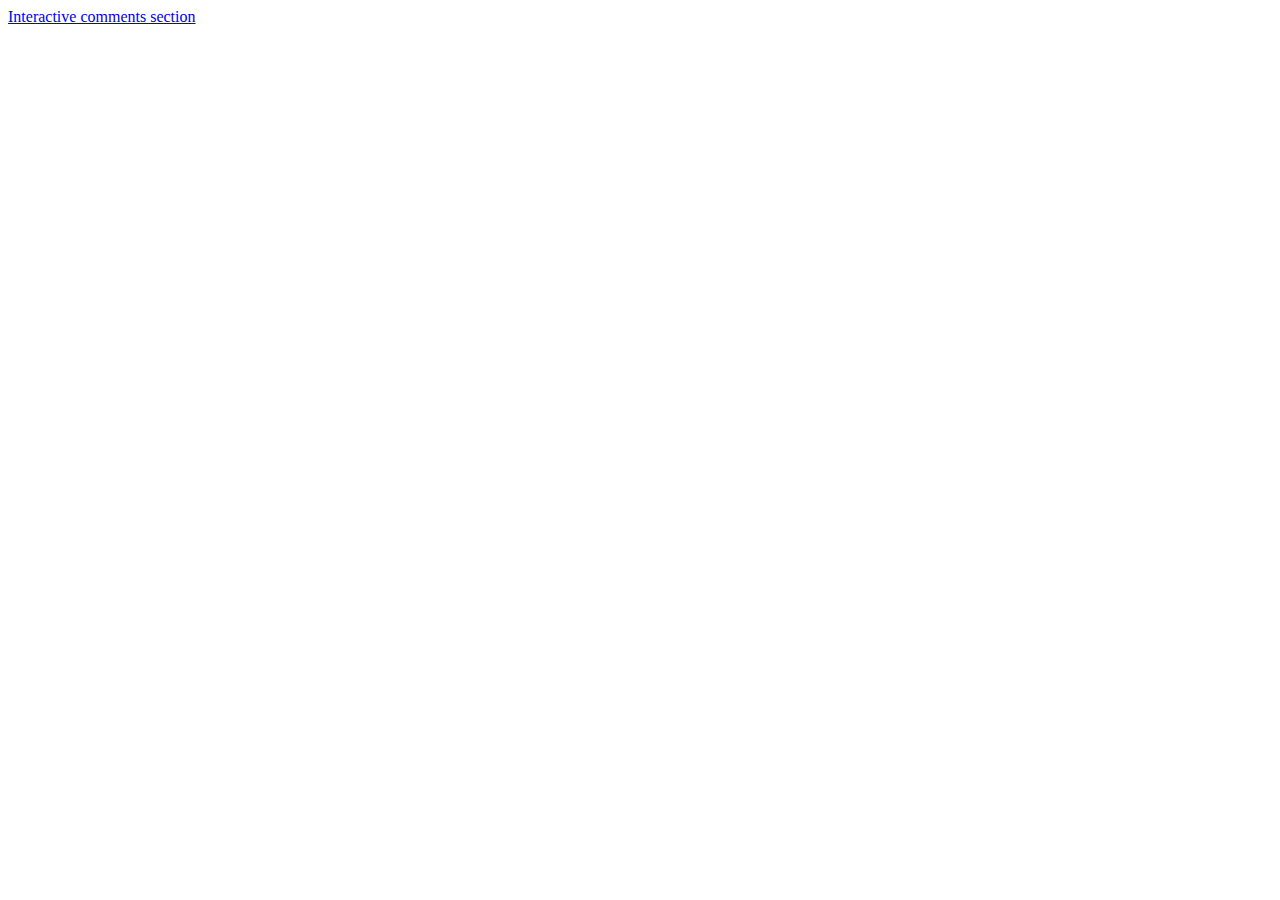
<file: index.html>
<!DOCTYPE html>
<html lang="en">
<head>
    <meta charset="UTF-8">
    <meta http-equiv="X-UA-Compatible" content="IE=edge">
    <meta name="viewport" content="width=device-width, initial-scale=1.0">
    <title>Intermediate challenge</title>
</head>
<body>
    <a href="./interactive-comments-section-main/index.html">Interactive comments section</a>
</body>
</html>
</file>
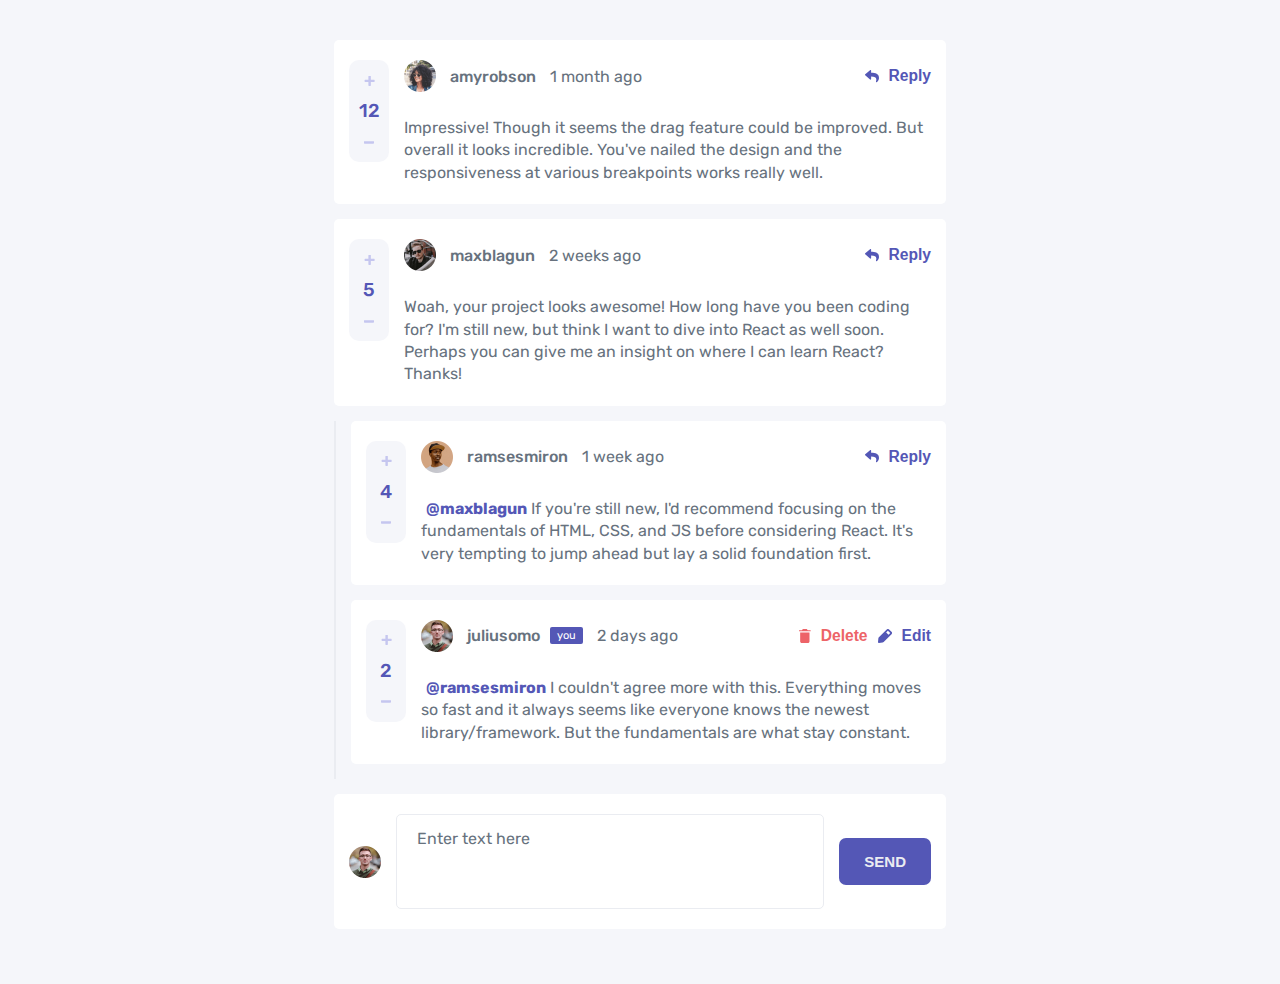
<file: interactive-comments-section-main/index.html>
<!DOCTYPE html>
<html lang="en">
<head>
  <meta charset="UTF-8">
  <meta name="viewport" content="width=device-width, initial-scale=1.0"> <!-- displays site properly based on user's device -->
  <link rel="icon" type="image/png" sizes="32x32" href="./images/favicon-32x32.png">
  <title>Frontend Mentor | Interactive comments section</title>
  <link rel="preconnect" href="https://fonts.googleapis.com">
  <link rel="preconnect" href="https://fonts.gstatic.com" crossorigin>
  <link href="https://fonts.googleapis.com/css2?family=Rubik:wght@400;500;700&display=swap" rel="stylesheet">
  <link rel="stylesheet" href="style.css">
</head>
<body>

  <div class="wrapper">

    <!-- <div class="modal-wrapper">
      <div class="modal-delete-confirm">
        <h3 class="modal-header">Delete comment</h3>
        <p class="modal-text">Are you sure you want to delete this comment? This will remove the comment and can't be undone</p>
        <div class="modal-btns">
          <button class="confirm-cancel">NO, CANCEL</button>
          <button class="confirm-delete">YES, DELETE</button>
        </div>
      </div>
    </div> -->
     
  </div>
  <!-- Pull dynamic content from the data.json file -->
  
  <script src="script.js"></script>
</body>
</html>
</file>
<file: interactive-comments-section-main/style.css>
:root{
    --blue: hsl(238, 40%, 52%);
    --red: hsl(358, 79%, 66%);
    --light-blue: hsl(239, 57%, 85%);
    --light-red: hsl(357, 100%, 86%);
    
    --dark-blue: hsl(212, 24%, 26%);
    --gray: hsl(211, 10%, 45%);
    --light-gray: hsl(223, 19%, 93%);
    --very-light-gray: hsl(228, 33%, 97%);
    --white: hsl(0, 0%, 100%)
}

*{
    box-sizing: border-box;
    margin: 0;
    padding: 0;
}

html{
    font-family: 'Rubik', sans-serif;
    font-size: 16px;
}

.wrapper{
    min-height: 100vh;
    background-color: var(--very-light-gray);
    padding: 40px 20px;
    display: flex;
    flex-direction: column;
    align-items: center;
}

button{
    border: none;
}

/* basic card */

.card{
    background-color: var(--white);
    border-radius: 5px;
    padding: 15px;
    margin-bottom: 15px;
    width: 100%;
}

@media only screen and (min-width:450px){
    .card{
        display: grid;
        grid-template-columns: auto 1fr 1fr;
        grid-template-rows: auto 1fr;
        max-width: 612px;
        padding: 20px 15px;
    }
}
/* user infor part */
.user{
    display: flex;
    align-items: center;

    gap: 14px;
    margin-bottom: 15px;

    grid-column: 1/3;
    align-self: center;
}

.user-avatar{
    width: 32px;
    height: 32px;
}

.user-avatar img{
    width: 100%;
}

.user-current{
    font-size: 11px;
    color: var(--white);
    background-color: var(--blue);
    padding: 2px 7px;
    border-radius: 2px;
    margin-left: -4px;
}

.user-name{
    font-size: 16px;
    color: var(--gray);
    font-weight: 500;
}

.comment-time{
    font-size: 16px;
    font-weight: 400;
    color: var(--gray);
}

@media only screen and (min-width:450px){
    .user{
        grid-column: 2/3;
        grid-row: 1/2;
        margin-bottom: 0;
    }
}
/* comment part */
.comment{
    display: inline-block;
    color: var(--gray);
    line-height: 1.4;
    margin-bottom: 15px;
    color: var(--gray);
    

    grid-column: 1/3;
}
.replyTo{
    color: var(--blue);
    font-weight: 700;
    padding-left: 5px;
}

@media only screen and (min-width:450px){
    .comment{
        grid-column: 2/4;
        grid-row: 2/3;
        margin-bottom: 0;
        margin-top: 25px;
    }
}
/* vote part */
.vote{
    display: inline-flex;
    background-color: var(--very-light-gray);
    width: auto;
    border-radius: 10px;
    align-items: center;
}

.vote button{
    display: block;
    border: none;
    height: 40px;
    width: 40px;
    background-color: transparent;
    display: flex;
    align-items: center;
    justify-content: center;
    
    transition: ease-in-out;
}

.vote label:hover{
    opacity: 0.8;
}

.vote-number{
    color: var(--blue);
    font-weight: 500;
}

@media only screen and (min-width:450px){
    .vote{
        grid-column: 1/2;
        grid-row: 1/3;
        flex-direction: column;
        margin-right: 15px;
        align-self: flex-start;
    }

}
/* action button */
.action-button{
    display: flex;
    gap: 10px;
    justify-content: flex-end;
}
.action-button button{
    background-color: transparent;
    
    gap: 10px;
    display: inline-flex;
    align-items: center;
    
    justify-self: flex-end;
    align-self: center;
    color: var(--blue);
    font-weight: 500;
    
}

button:hover{
    cursor: pointer;
    opacity: 0.8;
}

.delete h3{
    color: var(--red)
}


/* submit part */
.submit-button{
    display: flex;
    gap: 10px;
    justify-content: flex-end;
}

.submit-button button{
    border-radius: 7px;
    padding: 15px 25px;
    background-color: var(--blue);
    color: var(--light-gray);
    font-weight: 700;
    font-size: 15px;
}

.submit-update,
.submit-reply,
.submit-send{
    display: none;
}

/* state */
/* display state */
.card-display{
    display: grid;
    grid-template-columns: auto 1fr;
    align-items: center;
}
    /* hide button in normal display state */
    /* .card-display .delete, */
    /* .card-display .edit, */
    /* .card-display .submit-button, */
    .card-display .user-current{
        display: none;
    }
    
/* display state current user */
/* hide button in current display state */
.is-current-user .delete,
.is-current-user .edit,
.is-current-user .user-current{
    display: inline-flex;
}

.is-current-user .reply{
    display: none;
}

@media only screen and (min-width:450px){
    .card-display{
        grid-template-columns: auto 1fr auto;
    }
   
}
/* comment state */

.card-comment{
    display: grid;
    grid-template-columns: auto 1fr;
    align-items: center;
}

.card-comment .comment{
    grid-column: 1/3;
    grid-row: 1/2;
    
    display: block;
    min-height: 95px;
    padding: 13px 20px;
    margin-bottom: 22px;
    border: 1px solid var(--light-gray);
    border-radius: 5px;
    color: var(--gray);
    font-weight: 400;
}

.card-comment .user-name,
.card-comment .user-current,
.card-comment .comment-time,
.card-comment .vote,
.card-comment .action-button{
    display: none;
}

.card-comment .user{
    grid-column: 1/2;
    margin-bottom: 0;
}


@media only screen and (min-width:450px){
    .card-comment{
        grid-template-columns: auto 1fr auto;
    }
    .card-comment{
        grid-column-gap: 15px;
    }
    .card-comment .comment{
        grid-column: 2/3;
        margin: 0;
    }
    
    .card-comment .submit-button{
        grid-column: 3/4;
    }
    
}
/* reply state */

.card-comment_send .submit-send{
    display: unset;
}
.card-comment_reply .submit-reply{
    display: unset;
}
.card-comment_update .submit-update{
    display: unset;
}


[contentEditable=true]:empty:not(:focus)::before {
    content: attr(data-placeholder);
}

[contentEditable=true]:focus{
    /* background-color: red; */
    border: 1px solid var(--blue);
    outline: none;
    text-align: start;
}
[contentEditable=true]:hover{
    cursor: pointer;
}
.reply-card{
    padding-left: 15px;
    border-left: 2px solid var(--light-gray);
    margin-bottom: 15px;
}
@media only screen and (min-width:450px){
    .reply-card{
        max-width: 612px;
    }
    
} 
    
/* modal */

.modal-wrapper{
    display: flex;
    align-items: center;
    justify-content: center;
    position: fixed;
    height: 100vh;
    width: 100vw;
    background-color: rgba(0, 0, 0, 0.4);
    top: 0;
    left: 0;
}

.modal-delete-confirm{
    background-color: #fff;
    max-width: 345px;
    padding: 30px;
    border-radius: 10px;
}

.modal-header{
    color: var(--dark-blue);  
    margin-bottom: 20px;
}

.modal-text{
    color: var(--gray);
    line-height: 1.5;
    margin-bottom: 20px;
}

.modal-btns{
    display: flex;
    justify-content: space-between;
}

.modal-btns button{
    padding: 15px 20px;
    border-radius: 7px;
    color: var(--white);
    font-weight: 700;
    font-size: 15px;
}
.modal-btns .confirm-cancel{
    background-color: var(--gray);
}

.modal-btns .confirm-delete{
    background-color: var(--red);
}
</file>
